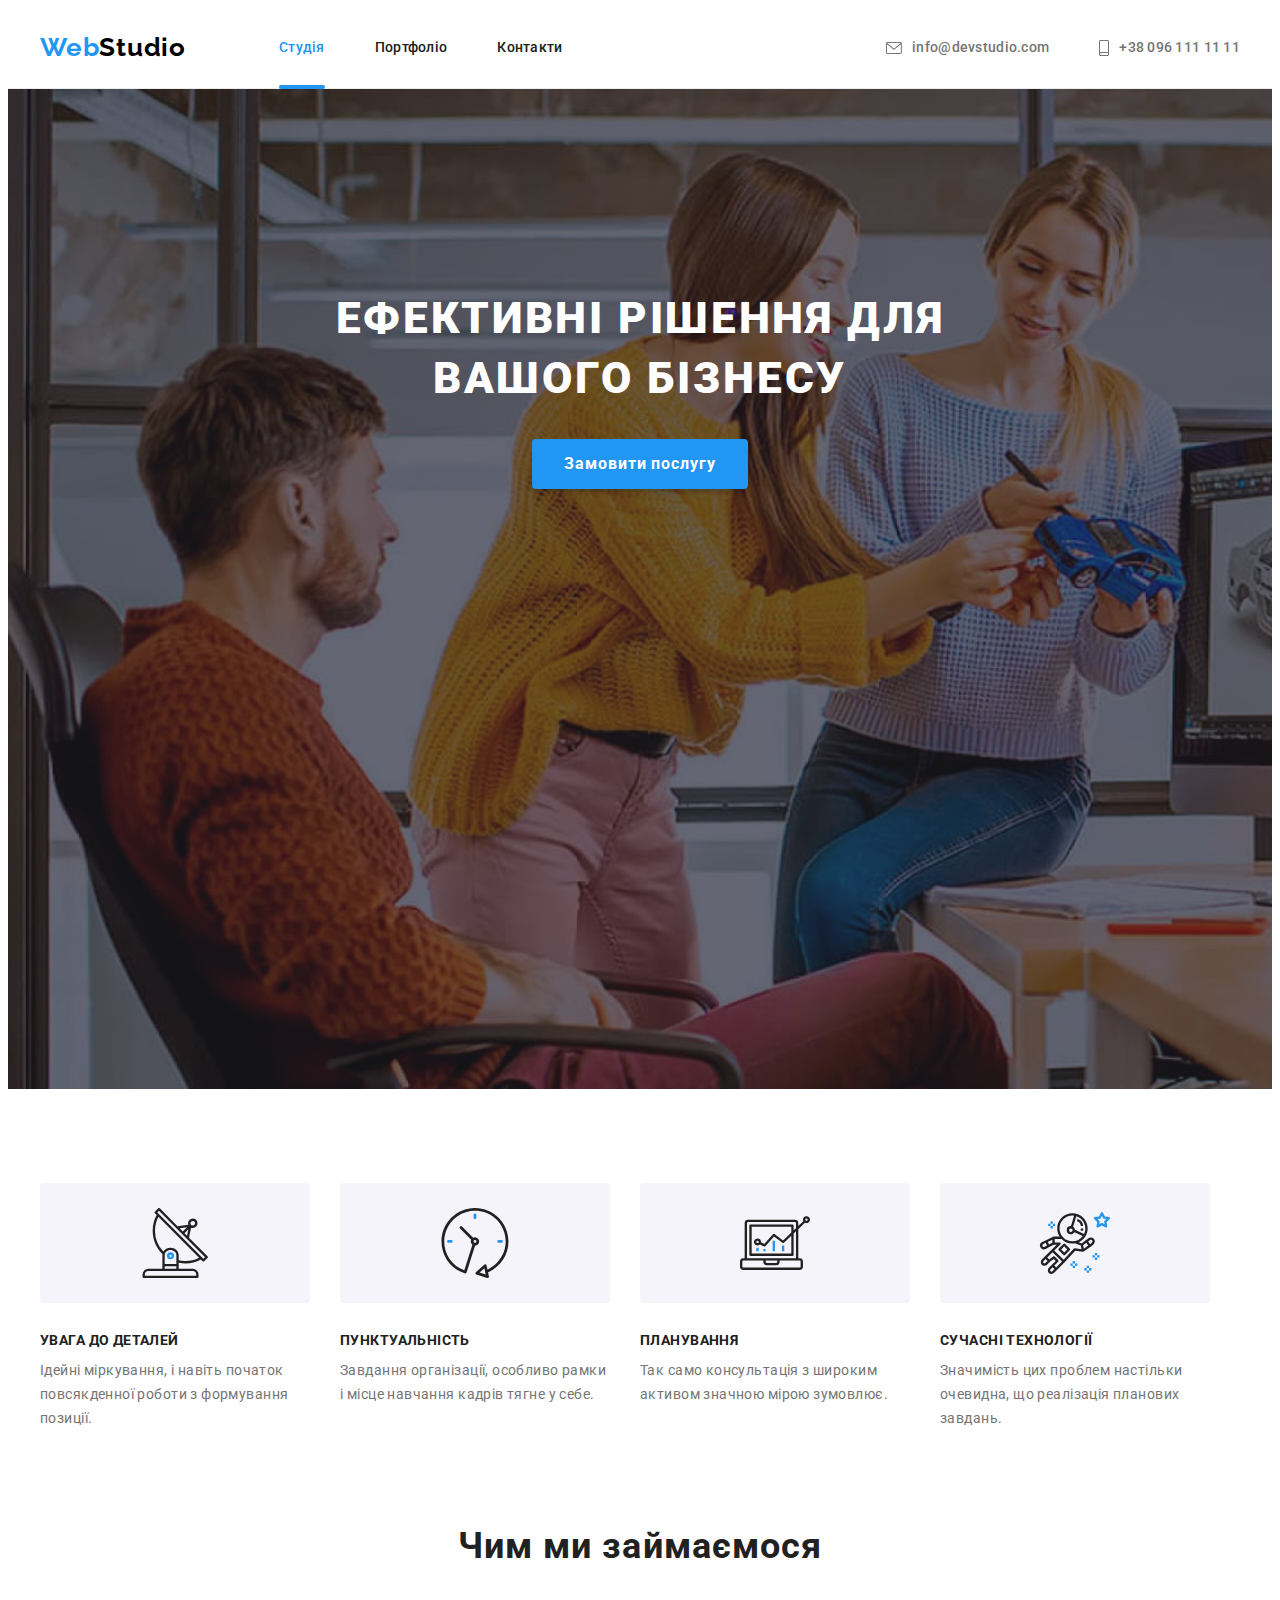
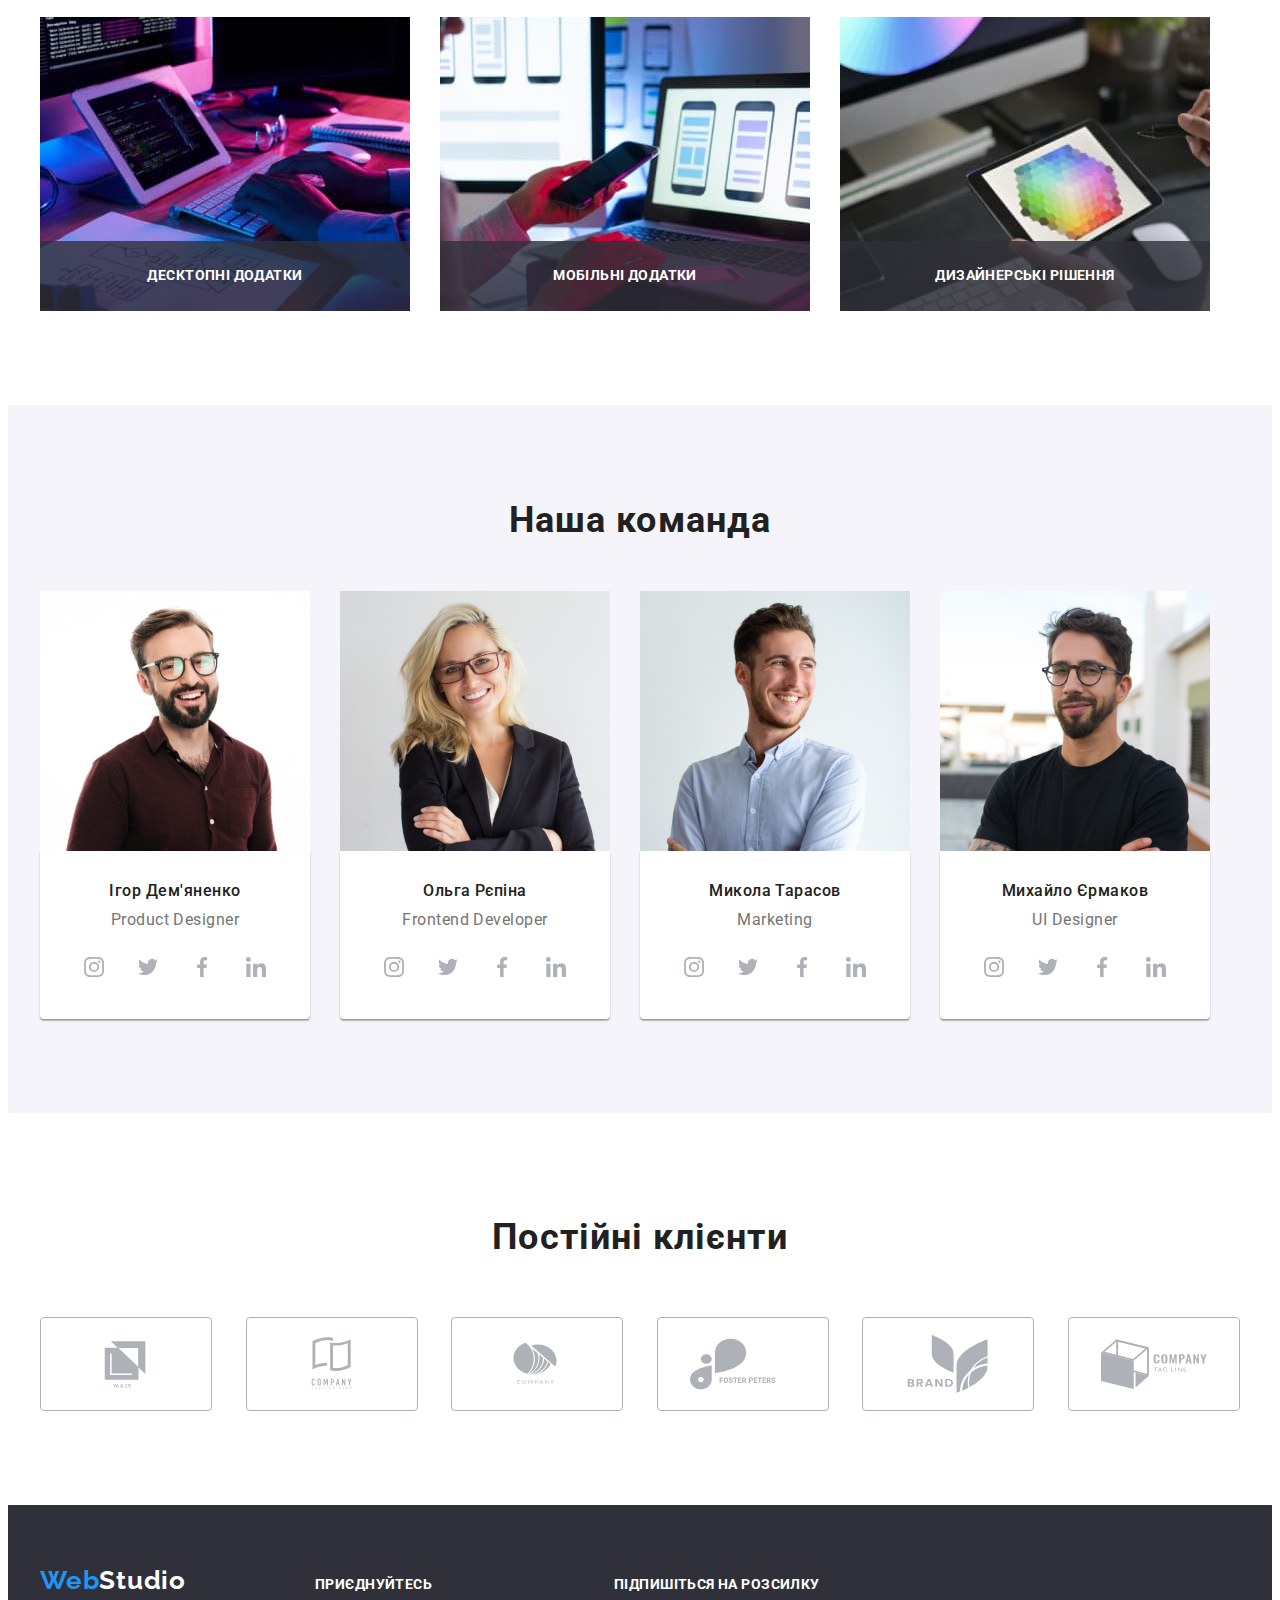
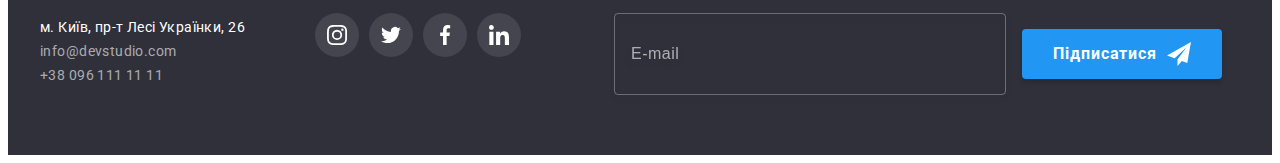
<file: index.html>
<!DOCTYPE html>
<html lang="uk">
  <head>
    <meta charset="UTF-8" />
    <meta http-equiv="X-UA-Compatible" content="IE=edge" />
    <meta name="viewport" content="width=device-width, initial-scale=1.0" />
    <title>Document</title>
    <link rel="preconnect" href="https://fonts.googleapis.com" />
    <link rel="preconnect" href="https://fonts.gstatic.com" crossorigin />
    <link
      href="https://fonts.googleapis.com/css2?family=Raleway:wght@700&family=Roboto:wght@400;500;700;900&display=swap"
      rel="stylesheet"
    />
    <link
      rel="stylesheet"
      href="https://cdnjs.cloudflare.com/ajax/libs/modern-normalize/1.1.0/modern-normalize.min.css"
      integrity="sha512-wpPYUAdjBVSE4KJnH1VR1HeZfpl1ub8YT/NKx4PuQ5NmX2tKuGu6U/JRp5y+Y8XG2tV+wKQpNHVUX03MfMFn9Q=="
      crossorigin="anonymous"
      referrerpolicy="no-referrer"
    />
    <link rel="stylesheet" href="./css/styles.css" />
    <link rel="stylesheet" href="./css/main.min.css" />
  </head>
  <body>
    <!-- хедер -->
    <header class="page-header">
      <div class="container">
        <nav class="navigate">
          <a href="./index.html" class="logo"
            ><span class="title-logo">Web</span>Studio</a
          >

          <!-- навігація -->
          <div class="nav-c">
            <ul class="site-nav">
              <li class="item current">
                <a href="./index.html" class="link">Студія</a>
              </li>
              <li class="item">
                <a href="./portfolio.html" class="link">Портфоліо</a>
              </li>
              <li class="item"><a href="" class="link">Контакти</a></li>
            </ul>
          </div>
        </nav>

        <!-- контакти -->
        <ul class="site-contacts">
          <li class="item">
            <a href="mailto:info@devstudio.com" class="contact-link link"
              ><svg class="icon-envelope" widht="16" height="12">
                <use href="./images/sprite.svg#icon-envelope"></use></svg
              >info@devstudio.com</a
            >
          </li>

          <li class="item">
            <a href="tel:+380961111111" class="contact-link link"
              ><svg class="icon-tel" widht="10" height="16">
                <use href="./images/sprite.svg#icon-smartphone"></use></svg
              >+38 096 111 11 11</a
            >
          </li>
        </ul>
      </div>
    </header>

    <main>
      <!-- герой -->
      <section class="section-hero section">
        <div class="container">
          <h1 class="hero-title">
            Ефективні рішення для <br />
            вашого бізнесу
          </h1>
          <button type="button" class="button-hero button" data-modal-open>
            Замовити послугу
          </button>
        </div>
      </section>

      <!-- блок 1 -->

      <section class="section-features section">
        <div class="container">
          <h2 class="features-title visually-hidden">Особливості</h2>

          <ul class="features-items">
            <li class="item-list">
              <div class="icon-features">
                <svg class="icon-antenna" widht="70" height="70">
                  <use href="./images/sprite.svg#icon-antenna"></use>
                </svg>
              </div>

              <h3 class="title-item-list">УВАГА ДО ДЕТАЛЕЙ</h3>
              <p class="features-items-text">
                Ідейні міркування, і навіть початок повсякденної роботи з
                формування позиції.
              </p>
            </li>

            <li class="item-list">
              <div class="icon-features">
                <svg class="icon-clock" widht="70" height="70">
                  <use href="./images/sprite.svg#icon-clock"></use>
                </svg>
              </div>
              <h3 class="title-item-list">ПУНКТУАЛЬНІСТЬ</h3>
              <p class="features-items-text">
                Завдання організації, особливо рамки і місце навчання кадрів
                тягне у себе.
              </p>
            </li>

            <li class="item-list">
              <div class="icon-features">
                <svg class="icon-diagram" widht="70" height="70">
                  <use href="./images/sprite.svg#icon-diagram"></use>
                </svg>
              </div>
              <h3 class="title-item-list">ПЛАНУВАННЯ</h3>
              <p class="features-items-text">
                Так само консультація з широким активом значною мірою зумовлює.
              </p>
            </li>

            <li class="item-list">
              <div class="icon-features">
                <svg class="icon-astronaut" widht="70" height="70">
                  <use href="./images/sprite.svg#icon-astronaut"></use>
                </svg>
              </div>
              <h3 class="title-item-list">СУЧАСНІ ТЕХНОЛОГІЇ</h3>
              <p class="features-items-text">
                Значимість цих проблем настільки очевидна, що реалізація
                планових завдань.
              </p>
            </li>
          </ul>
        </div>
      </section>

      <!-- блок 2 -->
      <section class="section-work section">
        <div class="container">
          <h2 class="work-title">Чим ми займаємося</h2>

          <ul class="work-list">
            <li class="wokr-list-item">
              <div class="wokr-list-thumb">
                <img
                  src="./images/box-1.jpg"
                  alt="працюю з кодом"
                  width="370"
                  height="294"
                  class="work-pictures pictures"
                />
                <div class="team-name-box">
                  <p class="text-wokr-list-item">Десктопні додатки</p>
                </div>
              </div>
            </li>

            <li class="wokr-list-item">
              <div class="wokr-list-thumb">
                <img
                  src="./images/box-2.jpg"
                  alt="тримаю телефон"
                  width="370"
                  height="294"
                  class="work-pictures pictures"
                />
                <div class="team-name-box">
                  <p class="text-wokr-list-item">Мобільні додатки</p>
                </div>
              </div>
            </li>

            <li class="wokr-list-item">
              <div class="wokr-list-thumb">
                <img
                  src="./images/box-3.jpg"
                  alt="вибираю колір"
                  width="370"
                  height="294"
                  class="work-pictures pictures"
                />
                <div class="team-name-box">
                  <p class="text-wokr-list-item">Дизайнерські рішення</p>
                </div>
              </div>
            </li>
          </ul>
        </div>
      </section>

      <!-- блок 3 -->
      <section class="section-team section">
        <div class="container">
          <h2 class="team-title">Наша команда</h2>
          <!-- команда -->
          <ul class="team-list">
            <li class="team-list-item">
              <img
                src="./images/igor.jpg"
                alt="Ігор Дем'яненко"
                width="270"
                height="260"
                class="team-pictures pictures"
              />
              <div class="content">
                <h3 class="team-list-name">Ігор Дем'яненко</h3>
                <p class="team-text">Product Designer</p>
                <ul class="team-social-icon-list">
                  <li class="social-icon-item">
                    <a href="" class="linc-icon">
                      <svg class="social-icon" width="20" height="20">
                        <use href="./images/sprite.svg#icon-instagram-1"></use>
                      </svg>
                    </a>
                  </li>

                  <li class="social-icon-item">
                    <a href="" class="linc-icon">
                      <svg class="social-icon" width="20" height="20">
                        <use href="./images/sprite.svg#icon-twitter-1"></use>
                      </svg>
                    </a>
                  </li>

                  <li class="social-icon-item">
                    <a href="" class="linc-icon">
                      <svg class="social-icon" width="20" height="20">
                        <use href="./images/sprite.svg#icon-facebook-1"></use>
                      </svg>
                    </a>
                  </li>

                  <li class="social-icon-item">
                    <a href="" class="linc-icon">
                      <svg class="social-icon" width="20" height="20">
                        <use href="./images/sprite.svg#icon-linkedin-1"></use>
                      </svg>
                    </a>
                  </li>
                </ul>
              </div>
            </li>

            <li class="team-list-item">
              <img
                src="./images/olga.jpg"
                alt="Ольга Рєпіна"
                width="270"
                height="260"
                class="team-pictures pictures"
              />
              <div class="content">
                <h3 class="team-list-name">Ольга Рєпіна</h3>
                <p class="team-text">Frontend Developer</p>
                <ul class="team-social-icon-list">
                  <li class="social-icon-item">
                    <a href="" class="linc-icon">
                      <svg class="social-icon" width="20" height="20">
                        <use href="./images/sprite.svg#icon-instagram-1"></use>
                      </svg>
                    </a>
                  </li>

                  <li class="social-icon-item">
                    <a href="" class="linc-icon">
                      <svg class="social-icon" width="20" height="20">
                        <use href="./images/sprite.svg#icon-twitter-1"></use>
                      </svg>
                    </a>
                  </li>

                  <li class="social-icon-item">
                    <a href="" class="linc-icon">
                      <svg class="social-icon" width="20" height="20">
                        <use href="./images/sprite.svg#icon-facebook-1"></use>
                      </svg>
                    </a>
                  </li>

                  <li class="social-icon-item">
                    <a href="" class="linc-icon">
                      <svg class="social-icon" width="20" height="20">
                        <use href="./images/sprite.svg#icon-linkedin-1"></use>
                      </svg>
                    </a>
                  </li>
                </ul>
              </div>
            </li>

            <li class="team-list-item">
              <img
                src="./images/mykola.jpg"
                alt="Микола Тарасов"
                width="270"
                height="260"
                class="team-pictures pictures"
              />
              <div class="content">
                <h3 class="team-list-name">Микола Тарасов</h3>
                <p class="team-text">Marketing</p>
                <ul class="team-social-icon-list">
                  <li class="social-icon-item">
                    <a href="" class="linc-icon">
                      <svg class="social-icon" width="20" height="20">
                        <use href="./images/sprite.svg#icon-instagram-1"></use>
                      </svg>
                    </a>
                  </li>

                  <li class="social-icon-item">
                    <a href="" class="linc-icon">
                      <svg class="social-icon" width="20" height="20">
                        <use href="./images/sprite.svg#icon-twitter-1"></use>
                      </svg>
                    </a>
                  </li>

                  <li class="social-icon-item">
                    <a href="" class="linc-icon">
                      <svg class="social-icon" width="20" height="20">
                        <use href="./images/sprite.svg#icon-facebook-1"></use>
                      </svg>
                    </a>
                  </li>

                  <li class="social-icon-item">
                    <a href="" class="linc-icon">
                      <svg class="social-icon" width="20" height="20">
                        <use href="./images/sprite.svg#icon-linkedin-1"></use>
                      </svg>
                    </a>
                  </li>
                </ul>
              </div>
            </li>

            <li class="team-list-item">
              <img
                src="./images/mykhailo.jpg"
                alt="Михайло Єрмаков"
                width="270"
                height="260"
                class="team-pictures pictures"
              />
              <div class="content">
                <h3 class="team-list-name">Михайло Єрмаков</h3>
                <p class="team-text">UI Designer</p>
                <ul class="team-social-icon-list">
                  <li class="social-icon-item">
                    <a href="" class="linc-icon">
                      <svg class="social-icon" width="20" height="20">
                        <use href="./images/sprite.svg#icon-instagram-1"></use>
                      </svg>
                    </a>
                  </li>

                  <li class="social-icon-item">
                    <a href="" class="linc-icon">
                      <svg class="social-icon" width="20" height="20">
                        <use href="./images/sprite.svg#icon-twitter-1"></use>
                      </svg>
                    </a>
                  </li>

                  <li class="social-icon-item">
                    <a href="" class="linc-icon">
                      <svg class="social-icon" width="20" height="20">
                        <use href="./images/sprite.svg#icon-facebook-1"></use>
                      </svg>
                    </a>
                  </li>

                  <li class="social-icon-item">
                    <a href="" class="linc-icon">
                      <svg class="social-icon" width="20" height="20">
                        <use href="./images/sprite.svg#icon-linkedin-1"></use>
                      </svg>
                    </a>
                  </li>
                </ul>
              </div>
            </li>
          </ul>
        </div>
      </section>
    </main>

    <!-- ПОСТІЙНІ КЛІЄНТИ -->

    <section class="section-clients section">
      <div class="container">
        <h2 class="clients-title">Постійні клієнти</h2>
        <ul class="clients-list">
          <li class="client-item">
            <a href="" class="client-linc-icon">
              <svg class="client-icon" width="106" height="60">
                <use href="./images/sprite.svg#icon-logo1"></use>
              </svg>
            </a>
          </li>

          <li class="client-item">
            <a href="" class="client-linc-icon">
              <svg class="client-icon" width="106" height="60">
                <use href="./images/sprite.svg#icon-logo-2"></use>
              </svg>
            </a>
          </li>

          <li class="client-item">
            <a href="" class="client-linc-icon">
              <svg class="client-icon" width="106" height="60">
                <use href="./images/sprite.svg#icon-client-logo-3"></use>
              </svg>
            </a>
          </li>

          <li class="client-item">
            <a href="" class="client-linc-icon">
              <svg class="client-icon" width="106" height="60">
                <use href="./images/sprite.svg#icon-logo-4"></use>
              </svg>
            </a>
          </li>

          <li class="client-item">
            <a href="" class="client-linc-icon">
              <svg class="client-icon" width="106" height="60">
                <use href="./images/sprite.svg#icon-logo-5"></use>
              </svg>
            </a>
          </li>

          <li class="client-item">
            <a href="" class="client-linc-icon">
              <svg class="client-icon" width="106" height="60">
                <use href="./images/sprite.svg#icon-logo-6"></use>
              </svg>
            </a>
          </li>
        </ul>
      </div>
    </section>

    <!-- футер -->
    <footer class="footer-items">
      <div class="container">
        <div class="address-container">
          <a href="./index.html" class="logo logo-footer"
            ><span class="title-logo">Web</span>Studio
          </a>

          <!-- адреса -->
          <address class="address-items">
            <div class="address-container">
              <ul class="address-list">
                <li class="address-place">
                  <a
                    href="https://www.google.com/maps/place/%D0%B1%D1%83%D0%BB%D1%8C%D0%B2%D0%B0%D1%80+%D0%9B%D0%B5%D1%81%D1%96+%D0%A3%D0%BA%D1%80%D0%B0%D1%97%D0%BD%D0%BA%D0%B8,+26,+%D0%9A%D0%B8%D1%97%D0%B2,+02000/@50.4267703,30.537616,18z/data=!4m5!3m4!1s0x40d4cf0e033ecbe9:0x57a4dffefec77da0!8m2!3d50.4265807!4d30.5383859"
                    target="_blank"
                    rel="noopener noreferrer"
                    class="link"
                    ><span class="place-text"
                      >м. Київ, пр-т Лесі Українки, 26</span
                    >
                  </a>
                </li>
                <li class="address-contacts">
                  <a href="mailto:info@devstudio.com" class="link"
                    >info@devstudio.com</a
                  >
                </li>

                <li class="address-contacts">
                  <a href="tel:+380961111111" class="link">+38 096 111 11 11</a>
                </li>
              </ul>
            </div>
          </address>
        </div>

        <div class="social-container">
          <h2 class="footer-social-title">Приєднуйтесь</h2>
          <ul class="footer-social-icon-list">
            <li class="social-icon-item">
              <a href="" class="linc-icon bot">
                <svg class="social-icon join" width="20" height="20">
                  <use href="./images/sprite.svg#icon-instagram-1"></use>
                </svg>
              </a>
            </li>

            <li class="social-icon-item">
              <a href="" class="linc-icon bot">
                <svg class="social-icon join" width="20" height="20">
                  <use href="./images/sprite.svg#icon-twitter-1"></use>
                </svg>
              </a>
            </li>

            <li class="social-icon-item">
              <a href="" class="linc-icon bot">
                <svg class="social-icon join" width="20" height="20">
                  <use href="./images/sprite.svg#icon-facebook-1"></use>
                </svg>
              </a>
            </li>

            <li class="social-icon-item">
              <a href="" class="linc-icon bot">
                <svg class="social-icon join" width="20" height="20">
                  <use href="./images/sprite.svg#icon-linkedin-1"></use>
                </svg>
              </a>
            </li>
          </ul>
        </div>
        <div class="label-form">
          <p class="form-title">Підпишіться на розсилку</p>
          <form class="submit-form">
            <input
              type="email"
              name="mail"
              class="mail-text"
              placeholder="E-mail"
            />

            <button type="submit" class="button-send">
              Підписатися
              <svg class="btn-icon" width="24" height="24">
                <use href="./images/icons.svg#icon-send"></use>
              </svg>
            </button>
          </form>
        </div>
      </div>
    </footer>

    <!-- МОДАЛЬНЕ ВІКНО -->
    <section>
      <div class="backdrop is-hidden" data-modal>
        <div role="group" class="modal">
          <form class="modal-form form">
            <p class="modal-title">Залиште свої дані, ми вам передзвонимо</p>

            <div class="form-field">
              <label class="form-label" for="name">Ім'я</label>
              <div class="input-wrap">
                <input class="form-input" type="text" name="name" id="name" />
                <svg class="modal-icon" width="18" height="18">
                  <use href="./images/icons.svg#icon-person-black"></use>
                </svg>
              </div>
            </div>

            <div class="form-field">
              <label class="form-label" for="tel">Телефон</label>
              <div class="input-wrap">
                <input class="form-input" type="tel" name="tel" id="tel" />
                <svg class="modal-icon" width="18" height="18">
                  <use href="./images/icons.svg#icon-phone-black"></use>
                </svg>
              </div>
            </div>

            <div class="form-field">
              <label class="form-label" for="mail">Пошта</label>
              <div class="input-wrap">
                <input class="form-input" type="email" name="mail" id="mail" />
                <svg class="modal-icon" width="18" height="18">
                  <use href="./images/icons.svg#icon-email-black"></use>
                </svg>
              </div>
            </div>

            <div class="form-field">
              <label class="form-label" for="coment">Коментар</label>
              <textarea
                name="coment"
                id="coment"
                rows="6"
                placeholder="Введіть текст"
              ></textarea>
            </div>

            <div class="form-cotnract">
              <input
                class="input-btn visually-hidden"
                type="checkbox"
                name="contract"
                id="contract"
              />
              <label class="contract-label" for="contract">
                <span>
                  <svg class="contract-icon" width="16" height="15">
                    <use href="./images/icons.svg#icon-Vector-check"></use></svg
                ></span>
                Погоджуюся з розсилкою та приймаю
                <a href="" class="contract-link">Умови договору</a></label
              >
            </div>

            <div class="form-send">
              <button type="submit" class="btn-modal-send button">
                Відправити
              </button>
            </div>

            <button class="btn-modal" data-modal-close>
              <svg class="icon-close" width="18" height="18">
                <use href="./images/icons.svg#icon-close"></use>
              </svg>
            </button>
          </form>
        </div>
      </div>
    </section>

    <script src="./js/modal.js"></script>
  </body>
</html>
</file>
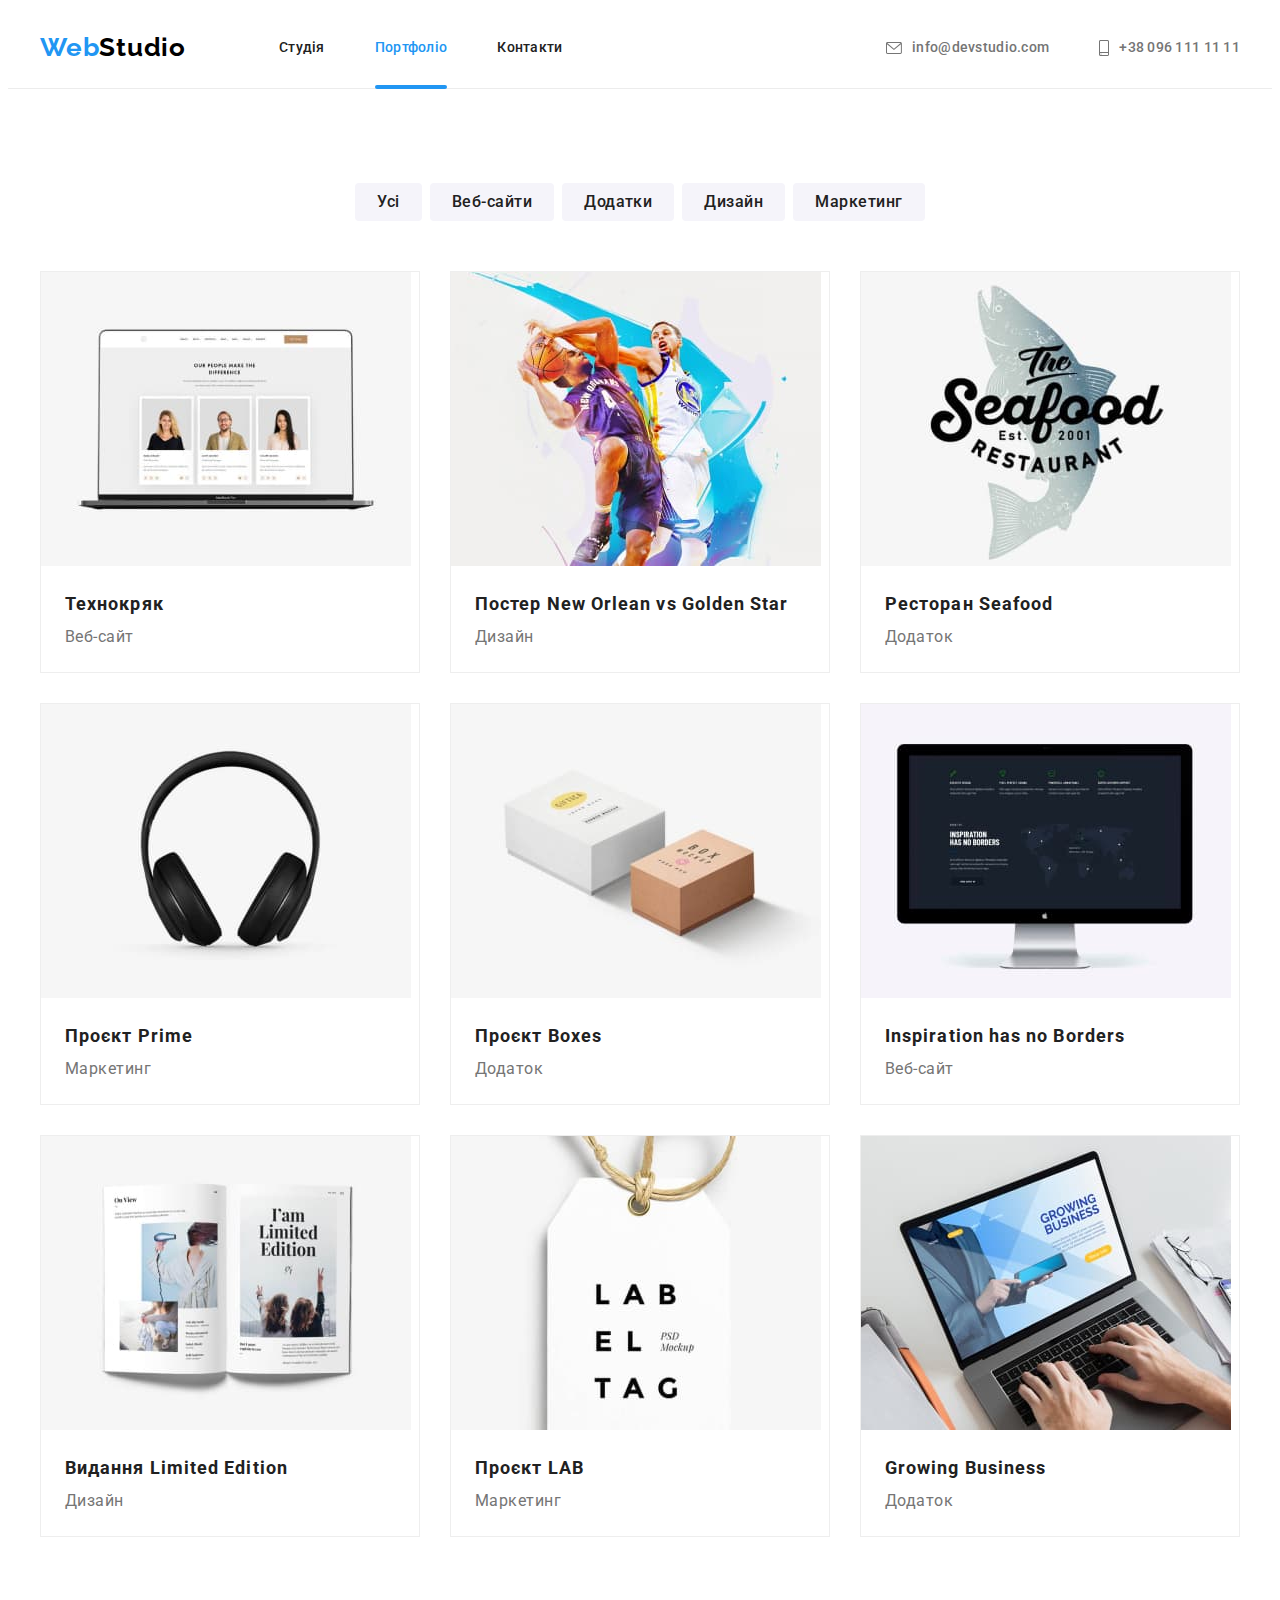
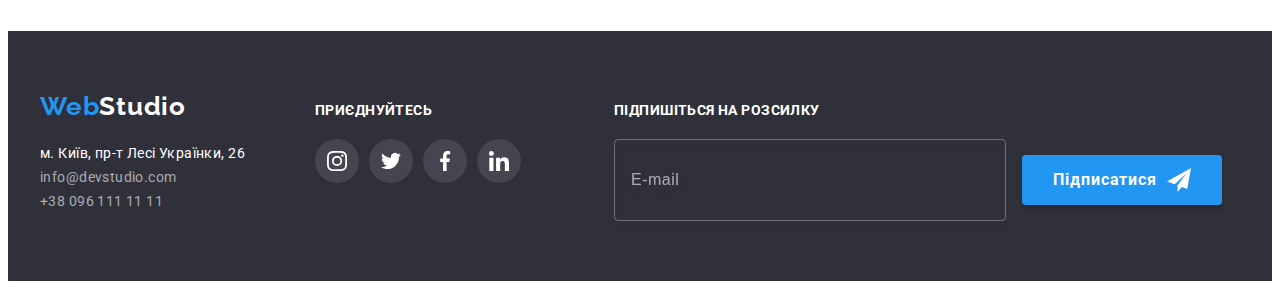
<file: portfolio.html>
<!DOCTYPE html>
<html lang="uk">
  <head>
    <meta charset="UTF-8" />
    <meta http-equiv="X-UA-Compatible" content="IE=edge" />
    <meta name="viewport" content="width=device-width, initial-scale=1.0" />
    <title>Document</title>
    <link rel="preconnect" href="https://fonts.googleapis.com" />
    <link rel="preconnect" href="https://fonts.gstatic.com" crossorigin />
    <link
      href="https://fonts.googleapis.com/css2?family=Raleway:wght@700&family=Roboto:wght@400;500;700;900&display=swap"
      rel="stylesheet"
    />
    <link
      rel="stylesheet"
      href="https://cdnjs.cloudflare.com/ajax/libs/modern-normalize/1.1.0/modern-normalize.min.css"
      integrity="sha512-wpPYUAdjBVSE4KJnH1VR1HeZfpl1ub8YT/NKx4PuQ5NmX2tKuGu6U/JRp5y+Y8XG2tV+wKQpNHVUX03MfMFn9Q=="
      crossorigin="anonymous"
      referrerpolicy="no-referrer"
    />
    <link rel="stylesheet" href="./css/styles.css" />
    <link rel="stylesheet" href="./css/main.min.css" />
  </head>
  <body>
    <!-- хедер -->
    <header class="page-header">
      <div class="container">
        <nav class="navigate">
          <a href="./index.html" class="logo"
            ><span class="title-logo">Web</span>Studio</a
          >

          <!-- навігація -->
          <div class="nav-thumb">
            <ul class="site-nav">
              <li class="item">
                <a href="./index.html" class="link">Студія</a>
              </li>
              <li class="item current">
                <a href="./portfolio.html" class="link">Портфоліо</a>
              </li>
              <li class="item"><a href="" class="link">Контакти</a></li>
            </ul>
          </div>
        </nav>

        <!-- контакти -->
        <ul class="site-contacts">
          <li class="item">
            <a href="mailto:info@devstudio.com" class="contact-link link"
              ><svg class="icon-envelope" widht="16" height="12">
                <use href="./images/sprite.svg#icon-envelope"></use></svg
              >info@devstudio.com</a
            >
          </li>

          <li class="item">
            <a href="tel:+380961111111" class="contact-link link"
              ><svg class="icon-tel" widht="10" height="16">
                <use href="./images/sprite.svg#icon-smartphone"></use></svg
              >+38 096 111 11 11</a
            >
          </li>
        </ul>
      </div>
    </header>

    <main>
      <!-- Портфоліо -->

      <section class="portfolio-section section">
        <div class="container">
          <h1 class="portfolio-title visually-hidden">Портфоліо</h1>

          <ul class="portfolio-nav">
            <li class="item">
              <button type="button" class="button-portfolio button">Усі</button>
            </li>
            <li class="item">
              <button type="button" class="button-portfolio button">
                Веб-сайти
              </button>
            </li>
            <li class="item">
              <button type="button" class="button-portfolio button">
                Додатки
              </button>
            </li>
            <li class="item">
              <button type="button" class="button-portfolio button">
                Дизайн
              </button>
            </li>
            <li class="item">
              <button type="button" class="button-portfolio button">
                Маркетинг
              </button>
            </li>
          </ul>

          <ul class="gallery-list">
            <li class="gallery-list-item">
              <a href="" class="gallery-icon link">
                <div class="gallary-thumb">
                  <img
                    src="./images/2-1.jpg"
                    alt="Веб-сайт"
                    width="370"
                    height="294"
                    class="gallary"
                  />
                  <p class="gallary-effect-text">
                    Ресурс пропонує комплексні пропозиції з різним рівнем
                    функціоналу та сервісів. Все це дозволить відвідувачу
                    отримати вичерпні відомості про компанію чи приватну особу.
                  </p>
                </div>
                <div class="content">
                  <h3 class="gallery-list-title">Технокряк</h3>
                  <p class="gallery-text">Веб-сайт</p>
                </div>
              </a>
            </li>

            <li class="gallery-list-item">
              <a href="" class="gallery-icon link">
                <div class="gallary-thumb">
                  <img
                    src="./images/2-2.jpg"
                    alt="гра в баскетбол"
                    width="370"
                    height="294"
                  />
                  <p class="gallary-effect-text">
                    Ресурс пропонує комплексні пропозиції з різним рівнем
                    функціоналу та сервісів. Все це дозволить відвідувачу
                    отримати вичерпні відомості про компанію чи приватну особу.
                  </p>
                </div>
                <div class="content">
                  <h3 class="gallery-list-title">
                    Постер New Orlean vs Golden Star
                  </h3>
                  <p class="gallery-text">Дизайн</p>
                </div>
              </a>
            </li>

            <li class="gallery-list-item">
              <a href="" class="gallery-icon link">
                <div class="gallary-thumb">
                  <img
                    src="./images/2-3.jpg"
                    alt="логотип ресторану"
                    width="370"
                    height="294"
                  />
                  <p class="gallary-effect-text">
                    Ресурс пропонує комплексні пропозиції з різним рівнем
                    функціоналу та сервісів. Все це дозволить відвідувачу
                    отримати вичерпні відомості про компанію чи приватну особу.
                  </p>
                </div>
                <div class="content">
                  <h3 class="gallery-list-title">Ресторан Seafood</h3>
                  <p class="gallery-text">Додаток</p>
                </div>
              </a>
            </li>

            <li class="gallery-list-item">
              <a href="" class="gallery-icon link">
                <div class="gallary-thumb">
                  <img
                    src="./images/2-4.jpg"
                    alt="навушники"
                    width="370"
                    height="294"
                  />
                  <p class="gallary-effect-text">
                    Ресурс пропонує комплексні пропозиції з різним рівнем
                    функціоналу та сервісів. Все це дозволить відвідувачу
                    отримати вичерпні відомості про компанію чи приватну особу.
                  </p>
                </div>
                <div class="content">
                  <h3 class="gallery-list-title">Проєкт Prime</h3>
                  <p class="gallery-text">Маркетинг</p>
                </div>
              </a>
            </li>

            <li class="gallery-list-item">
              <a href="" class="gallery-icon link">
                <div class="gallary-thumb">
                  <img
                    src="./images/2-5.jpg"
                    alt="навушники"
                    width="370"
                    height="294"
                  />
                  <p class="gallary-effect-text">
                    Ресурс пропонує комплексні пропозиції з різним рівнем
                    функціоналу та сервісів. Все це дозволить відвідувачу
                    отримати вичерпні відомості про компанію чи приватну особу.
                  </p>
                </div>
                <div class="content">
                  <h3 class="gallery-list-title">Проєкт Boxes</h3>
                  <p class="gallery-text">Додаток</p>
                </div>
              </a>
            </li>

            <li class="gallery-list-item">
              <a href="" class="gallery-icon link">
                <div class="gallary-thumb">
                  <img
                    src="./images/2-6.jpg"
                    alt="монітор"
                    width="370"
                    height="294"
                  />
                  <p class="gallary-effect-text">
                    Ресурс пропонує комплексні пропозиції з різним рівнем
                    функціоналу та сервісів. Все це дозволить відвідувачу
                    отримати вичерпні відомості про компанію чи приватну особу.
                  </p>
                </div>
                <div class="content">
                  <h3 class="gallery-list-title">Inspiration has no Borders</h3>
                  <p class="gallery-text">Веб-сайт</p>
                </div>
              </a>
            </li>

            <li class="gallery-list-item">
              <a href="" class="gallery-icon link">
                <div class="gallary-thumb">
                  <img
                    src="./images/2-7.jpg"
                    alt="книга"
                    width="370"
                    height="294"
                  />
                  <p class="gallary-effect-text">
                    Ресурс пропонує комплексні пропозиції з різним рівнем
                    функціоналу та сервісів. Все це дозволить відвідувачу
                    отримати вичерпні відомості про компанію чи приватну особу.
                  </p>
                </div>
                <div class="content">
                  <h3 class="gallery-list-title">Видання Limited Edition</h3>
                  <p class="gallery-text">Дизайн</p>
                </div>
              </a>
            </li>

            <li class="gallery-list-item">
              <a href="" class="gallery-icon link">
                <div class="gallary-thumb">
                  <img
                    src="./images/2-8.jpg"
                    alt="етикетка"
                    width="370"
                    height="294"
                  />
                  <p class="gallary-effect-text">
                    Ресурс пропонує комплексні пропозиції з різним рівнем
                    функціоналу та сервісів. Все це дозволить відвідувачу
                    отримати вичерпні відомості про компанію чи приватну особу.
                  </p>
                </div>
                <div class="content">
                  <h3 class="gallery-list-title">Проєкт LAB</h3>
                  <p class="gallery-text">Маркетинг</p>
                </div>
              </a>
            </li>

            <li class="gallery-list-item">
              <a href="" class="gallery-icon link">
                <div class="gallary-thumb">
                  <img
                    src="./images/2-9.jpg"
                    alt="нетбук"
                    width="370"
                    height="294"
                  />
                  <p class="gallary-effect-text">
                    Ресурс пропонує комплексні пропозиції з різним рівнем
                    функціоналу та сервісів. Все це дозволить відвідувачу
                    отримати вичерпні відомості про компанію чи приватну особу.
                  </p>
                </div>
                <div class="content">
                  <h3 class="gallery-list-title">Growing Business</h3>
                  <p class="gallery-text">Додаток</p>
                </div>
              </a>
            </li>
          </ul>
        </div>
      </section>
    </main>

    <!-- футер -->

    <footer class="footer-items">
      <div class="container">
        <div class="address-container">
          <a href="./index.html" class="logo logo-footer"
            ><span class="title-logo">Web</span>Studio
          </a>

          <!-- адреса -->
          <address class="address-items">
            <div class="address-container">
              <ul class="address-list">
                <li class="address-place">
                  <a
                    href="https://www.google.com/maps/place/%D0%B1%D1%83%D0%BB%D1%8C%D0%B2%D0%B0%D1%80+%D0%9B%D0%B5%D1%81%D1%96+%D0%A3%D0%BA%D1%80%D0%B0%D1%97%D0%BD%D0%BA%D0%B8,+26,+%D0%9A%D0%B8%D1%97%D0%B2,+02000/@50.4267703,30.537616,18z/data=!4m5!3m4!1s0x40d4cf0e033ecbe9:0x57a4dffefec77da0!8m2!3d50.4265807!4d30.5383859"
                    target="_blank"
                    rel="noopener noreferrer"
                    class="link"
                    ><span class="place-text"
                      >м. Київ, пр-т Лесі Українки, 26</span
                    >
                  </a>
                </li>
                <li class="address-contacts">
                  <a href="mailto:info@devstudio.com" class="link"
                    >info@devstudio.com</a
                  >
                </li>

                <li class="address-contacts">
                  <a href="tel:+380961111111" class="link">+38 096 111 11 11</a>
                </li>
              </ul>
            </div>
          </address>
        </div>

        <div class="social-container">
          <h2 class="footer-social-title">Приєднуйтесь</h2>
          <ul class="footer-social-icon-list">
            <li class="social-icon-item">
              <a href="" class="linc-icon bot">
                <svg class="social-icon join" width="20" height="20">
                  <use href="./images/sprite.svg#icon-instagram-1"></use>
                </svg>
              </a>
            </li>

            <li class="social-icon-item">
              <a href="" class="linc-icon bot">
                <svg class="social-icon join" width="20" height="20">
                  <use href="./images/sprite.svg#icon-twitter-1"></use>
                </svg>
              </a>
            </li>

            <li class="social-icon-item">
              <a href="" class="linc-icon bot">
                <svg class="social-icon join" width="20" height="20">
                  <use href="./images/sprite.svg#icon-facebook-1"></use>
                </svg>
              </a>
            </li>

            <li class="social-icon-item">
              <a href="" class="linc-icon bot">
                <svg class="social-icon join" width="20" height="20">
                  <use href="./images/sprite.svg#icon-linkedin-1"></use>
                </svg>
              </a>
            </li>
          </ul>
        </div>
        <div class="label-form">
          <p class="form-title">Підпишіться на розсилку</p>
          <form class="submit-form">
            <input
              type="email"
              name="mail"
              class="mail-text"
              placeholder="E-mail"
            />

            <button type="submit" class="button-send">
              Підписатися
              <svg class="btn-icon" width="24" height="24">
                <use href="./images/icons.svg#icon-send"></use>
              </svg>
            </button>
          </form>
        </div>
      </div>
    </footer>
  </body>
</html>
</file>
<file: css/styles.css>
:root {
  --primari-text-color: #212121;
  --title-text-color: #212121;
  --accent-color: #2196f3;
  --accent-button-color: #2196f3;
  --button-text-color: #ffffff;
  --primari-bcg-color: #f5f5f5;
  --paragraph-text: #757575;
}

body {
  font-family: "Roboto", sans-serif;
  color: var(--primari-text-color);
  background-color: #ffffff;
}

/* НАВІГАЦІЯ */

.logo {
  padding-top: 24px;
  padding-bottom: 25px;

  text-decoration: none;
  font-family: "Raleway", sans-serif;
  font-weight: 700;
  font-size: 26px;
  line-height: 1.19;

  letter-spacing: 0.03em;
  color: #000000;
}

.title-logo {
  color: #2196f3;
}

/* Футер лого */

footer .logo {
  color: #ffffff;
}

.section {
  padding-top: 94px;
  padding-bottom: 94px;
  /* outline: 2px solid tomato; */
  max-width: 1600px;
}

h1,
h2,
h3,
h4,
h5,
h6,
p,
ul {
  margin-top: 0;
  margin-bottom: 0;
}

/*------------- ХЕДЕР -------------*/



a {
  font-family: inherit;
  outline: none;
}

a.link {
  color: var(--primari-text-color);
}

.link {
  text-decoration: none;
  display: block;

  transition-property: color;
  transition-duration: 250ms;
  transition-timing-function: cubic-bezier(0.4, 0, 0.2, 1);
}

.address-items .link {
  display: flex;
  text-decoration: none;
}

.site-contacts {
  display: flex;
  align-items: center;

  margin-left: auto;
  padding-left: 0;
}

.site-contacts .item {
  display: inline-flex;
  padding-top: 32px;
  padding-bottom: 32px;
}

.site-contacts .item + .item {
  margin-left: 50px;
}

.site-contacts .link {
  font-weight: 500;
  font-size: 14px;
  line-height: 1.14;
  letter-spacing: 0.02em;

  color: #757575;
}

.item {
  position: relative;
}

.current .link {
  color: var(--accent-color);
}

.item.current .link::after {
  position: absolute;

  display: inline-block;

  content: "";

  width: 100%;
  height: 4px;

  bottom: -1px;
  left: 0;

  background: var(--accent-color);
  border-radius: 2px;
}

ul {
  list-style: none;
  font-style: normal;
}

.link:hover,
.link:focus {
  color: var(--accent-color);
}

img {
  display: block;
}

.icon-contact {
  display: flex;
}

.contact-link {
  display: flex;
  align-items: center;
  fill: #757575;
}

.icon-envelope {
  width: 16px;
  height: 12px;
  margin-right: 10px;
  fill: inherit;

  transition: fill 250ms cubic-bezier(0.4, 0, 0.2, 1);
}

.contact-link.link:hover,
.contact-link.link:focus {
  fill: var(--accent-color);
}

.icon-tel {
  display: flex;

  width: 10px;
  height: 16px;
  margin-right: 10px;

  fill: inherit;
  transition: fill 250ms cubic-bezier(0.4, 0, 0.2, 1);
}

/*------------- ГЕРОЙ -------------*/

.section-hero.section {
  max-width: 1600px;
  height: 600px;
  padding-top: 200px;
  padding-bottom: 200px;

  background-image: linear-gradient(
      to right,
      rgba(47, 48, 58, 0.4),
      rgba(47, 48, 58, 0.4)
    ),
    url(../images/hero.jpg);
  background-size: cover;
  background-repeat: no-repeat;
  background-color: #c4c4c4;
}

.section-hero {
  background-color: #2f303a;
  text-align: center;
}

.hero-title {
  text-align: center;

  font-weight: 900;
  font-size: 44px;
  line-height: 1.36;

  letter-spacing: 0.06em;
  text-transform: uppercase;

  color: #ffffff;
  margin-bottom: 30px;
}

/*------------- КНОПКИ -------------*/

button {
  display: inline-block;
  font-family: inherit;
  cursor: pointer;
  text-align: center;

  outline: none;
}

.button {
  background: #f5f4fa;
  border-radius: 4px;
  padding: 6px 22px;

  transition-property: color, background-color, box-shadow;
  transition-duration: 250ms;
  transition-timing-function: cubic-bezier(0.4, 0, 0.2, 1);
}

.button-hero {
  border: none;
  font-weight: 700;
  font-size: 16px;
  line-height: 1.88;

  min-width: 216px;
  padding: 10px 32px;

  letter-spacing: 0.06em;

  outline: none;

  background: #2196f3;
  box-shadow: 0px 4px 4px rgba(0, 0, 0, 0.15);
  border-radius: 4px;
  color: var(--button-text-color);

  transition-property: background-color;
  transition-duration: 250ms;
  transition-timing-function: cubic-bezier(0.4, 0, 0.2, 1);
}

.button:hover,
.button:focus {
  /* padding: 6px 25px; */
  color: #ffffff;
  background-color: var(--accent-color);

  box-shadow: 0px 3px 1px rgba(0, 0, 0, 0.1), 0px 1px 2px rgba(0, 0, 0, 0.08),
    0px 2px 2px rgba(0, 0, 0, 0.12);
  border-radius: 4px;
}

.button-hero:active {
  background: #188ce8;
}

/*------------- БЛОК 1 -------------*/

/* .section-features {} */

.features-title {
  color: var(--primari-bcg-color);
}

.features-items {
  display: flex;
  padding-left: 0;
}

.features-items .item-list:not(:last-child) {
  margin-right: 30px;
}

.features-items .item-list {
  max-width: 270px;
}

/* .item-list {} */

/* .item-list::before {
  display: block;
  content: "";
  height: 120px;

  background: #f5f4fa;
  border-radius: 4px;

  margin-bottom: 30px;

  background-size: contain;
  background-repeat: no-repeat;
  background-position: center;
} */

.title-item-list {
  font-weight: 700;
  font-size: 14px;
  line-height: 1.14;
  letter-spacing: 0.03em;
  text-transform: uppercase;

  color: var(--primari-text-color);

  margin-bottom: 10px;
}

.icon-features {
  display: flex;
  align-items: center;
  width: 270px;
  height: 120px;

  background: #f5f4fa;
  border-radius: 4px;

  margin-bottom: 30px;
}

.features-items-text {
  font-size: 14px;
  line-height: 1.71;

  letter-spacing: 0.03em;

  color: var(--paragraph-text);
}

/*------------- БЛОК 2 -------------*/

.section-work {
  padding-top: 0;
}

.work-title {
  font-weight: 700;
  font-size: 36px;
  line-height: 1.17;
  text-align: center;
  letter-spacing: 0.03em;

  color: var(--primari-text-color);

  margin-bottom: 50px;
}

.work-list {
  padding: 0;
  display: flex;
  flex-wrap: wrap;
}

.wokr-list-item {
  display: flex;
  margin-right: 30px;
}

.wokr-list-item:nth-child(3n) {
  margin-right: 0;
}

.wokr-list-thumb {
  position: relative;
}

.text-wokr-list-item {
  font-weight: 700;
  font-size: 14px;
  line-height: 1.14;
  text-align: center;
  letter-spacing: 0.03em;
  text-transform: uppercase;

  color: #ffffff;
}

.team-name-box {
  position: absolute;

  bottom: 0;
  width: 100%;
  height: 70px;

  display: flex;
  justify-content: center;
  align-items: center;

  background: rgba(47, 48, 58, 0.8);
}
/* .work-pictures {} */

/*------------- БЛОК 3 -------------*/

.section-team {
  background-color: #f5f4fa;
}

.team-title {
  font-weight: 700;
  font-size: 36px;
  line-height: 1.17;
  text-align: center;
  letter-spacing: 0.03em;

  color: var(--primari-text-color);

  margin-bottom: 50px;
}

.team-list {
  padding: 0;
  display: flex;
  text-align: center;
}

.team-list .content {
  padding-top: 30px;
  padding-bottom: 30px;

  box-shadow: 0px 1px 3px rgba(0, 0, 0, 0.12), 0px 1px 1px rgba(0, 0, 0, 0.14),
    0px 2px 1px rgba(0, 0, 0, 0.2);
  border-radius: 0px 0px 4px 4px;
}

.team-list-item {
  background-color: #ffffff;
  margin-right: 30px;
}

.team-list-item:nth-child(4n) {
  margin-right: 0;
}

/* .team-pictures { } */

.team-list-name {
  font-weight: 500;
  font-size: 16px;
  line-height: 1.19;

  letter-spacing: 0.03em;

  color: var(--primari-text-color);

  margin-bottom: 10px;
}

.team-text {
  font-size: 16px;
  line-height: 1.19;

  letter-spacing: 0.03em;

  color: var(--paragraph-text);

  margin-bottom: 16px;
}

/*------------- PAGES 2 PORTFOLIO -------------*/

/* .portfolio-section {} */

.portfolio-title {
  color: var(--primari-bcg-color);
}

.portfolio-nav {
  display: flex;
  justify-content: center;

  padding-left: 0;
  margin-bottom: 50px;
}

.portfolio-nav .item {
  margin-right: 8px;
}

.portfolio-nav .item:nth-child(5n) {
  margin-right: 0;
}

/*------------- Кнопки Навігації PORTFOLIO -------------*/

.button-portfolio {
  background: #f5f4fa;
  border-radius: 4px;
  border: none;
  font-weight: 500;
  font-size: 16px;
  line-height: 1.62;

  text-align: center;
  letter-spacing: 0.03em;

  color: #212121;
}

/*------------- ГАЛЕРЕЯ -------------*/

/* .gallery-section {} */

.gallery-title {
  color: var(--primari-bcg-color);
}

.gallery-list {
  display: flex;
  flex-wrap: wrap;

  padding-left: 0;
}

.gallery-list-item .content {
  padding: 20px 24px;
}

.gallery-icon {
  position: relative;
  display: block;
  border: 1px solid #eeeeee;

  transition: box-shadow 250ms cubic-bezier(0.4, 0, 0.2, 1);
}

.gallary-thumb {
  position: relative;
  overflow: hidden;
}

.gallary-effect-text {
  position: absolute;

  top: 0;
  width: 100%;
  height: 100%;
  padding: 63px 24px;

  font-weight: 400;
  font-size: 18px;
  line-height: 1.56;

  letter-spacing: 0.03em;

  color: #ffffff;

  background-color: rgba(33, 150, 243, 0.9);

  transform: translateY(100%);
  transition: transform 250ms cubic-bezier(0.4, 0, 0.2, 1);
}

.gallery-icon:hover .gallary-effect-text,
.gallery-icon:focus .gallary-effect-text {
  transform: translateY(0);
}

/* Фіксований розмір */

/* .gallery-list-item {
  width: 370px;

  margin-right: 30px;
  margin-bottom: 30px;

  border: 1px solid #eeeeee;
} */

/* Адаптивний розмір */

.gallery-list-item {
  width: calc((100% - 60px) / 3);
  margin-right: 30px;
  margin-bottom: 30px;
}

.gallery-list-item:nth-child(3n) {
  margin-right: 0;
}

.gallery-list-item:nth-last-child(-n + 3) {
  margin-bottom: 0;
}

.gallery-icon:hover,
.gallery-icon:focus {
  box-shadow: 0px 1px 1px rgba(0, 0, 0, 0.12), 0px 4px 4px rgba(0, 0, 0, 0.06),
    1px 4px 6px rgba(0, 0, 0, 0.16);
}

.gallery-list-title {
  font-weight: 700;
  font-size: 18px;
  line-height: 2;

  letter-spacing: 0.06em;

  color: var(--primari-text-color);
}

.gallery-text {
  font-size: 16px;
  line-height: 1.88;

  letter-spacing: 0.03em;

  color: var(--paragraph-text);
}
/*------------- ПОСТІЙНІ КЛІЄНТИ -------------*/

.section-clients {
  max-width: 1600px;
}

.clients-title {
  font-weight: 700;
  font-size: 36px;
  line-height: 1.67;
  text-align: center;
  letter-spacing: 0.03em;

  color: var(--title-text-color);

  margin-bottom: 50px;
}

.clients-list {
  display: flex;
  align-items: center;
  justify-content: space-between;
  padding: 0;
  fill: #afb1b8;
}

/*=========== ПОСИЛАННЯ НА ПОСТІЙНИХ КЛІЄНТІВ ===========*/

.client-linc-icon {
  display: flex;
  justify-content: center;
  align-items: center;
  width: 170px;
  height: 92px;

  outline: none;

  border: 1px solid #afb1b8;
  border-radius: 4px;

  transition-property: border;
  transition-duration: 250ms;
  transition-timing-function: cubic-bezier(0.4, 0, 0.2, 1);
}

.client-linc-icon:hover,
.client-linc-icon:focus {
  border: 1px solid var(--accent-color);
}

.client-icon {
  fill: #afb1b8;
  border: none;

  transition: fill 250ms cubic-bezier(0.4, 0, 0.2, 1);
}

.client-linc-icon:focus .client-icon,
.client-linc-icon:hover .client-icon {
  fill: var(--accent-color);
}

/*------------- FOOTER -------------*/

address {
  display: block;
}

.footer-items {
  padding-top: 60px;
  padding-bottom: 60px;

  max-width: 1600px;
  background-color: #2f303a;
}

.footer-items .container {
  display: flex;
}

.address-items {
  display: flex;
  margin-right: auto;
}

.address-list {
  display: inline-block;
  padding-left: 0;
}

/* .address-place {} */

.place-text {
  font-size: 14px;
  line-height: 1.71;

  letter-spacing: 0.03em;

  color: #ffffff;

  transition-property: color, background-color;
  transition-duration: 250ms;
  transition-timing-function: cubic-bezier(0.4, 0, 0.2, 1);
}

.link:hover > .place-text,
.link:focus > .place-text {
  color: var(--accent-color);
}

.address-contacts .link {
  font-size: 14px;
  line-height: 1.71;

  letter-spacing: 0.03em;

  color: rgba(255, 255, 255, 0.6);
}

.address-list .link:hover,
.address-list .link:focus {
  color: var(--accent-color);
}

.visually-hidden {
  position: absolute;
  white-space: nowrap;
  width: 1px;
  height: 1px;
  overflow: hidden;
  border: 0;
  padding: 0;
  clip: rect(0 0 0 0);
  clip-path: inset(50%);
  margin: -1px;
}

.logo-footer {
  display: flex;
  margin-bottom: 20px;

  padding: 0;
  margin-right: auto;
}

.address-place .link {
  margin-right: auto;
}

.address-container {
  display: flex;
  flex-direction: column;
}

.join-title {
  font-weight: 700;
  font-size: 14px;
  line-height: 1.42;
  letter-spacing: 0.03em;
  text-transform: uppercase;

  color: #ffffff;
}

.footer-icon-join {
  display: flex;
}

.social-icon-item {
  margin-right: 10px;
}

.social-icon-item:last-child {
  margin-right: 0;
}

.linc-icon.bot {
  background: rgba(255, 255, 255, 0.1);

  outline: none;

  transition-property: background;
  transition-duration: 250ms;
  transition-timing-function: cubic-bezier(0.4, 0, 0.2, 1);
}

.social-icon {
  fill: #afb1b8;
  transition: fill 250ms cubic-bezier(0.4, 0, 0.2, 1);
}

.social-icon.join {
  fill: #ffffff;
  transition: none;
}

.linc-icon {
  display: flex;
  align-items: center;
  justify-content: center;

  width: 44px;
  height: 44px;
  border-radius: 50%;

  outline: none;

  transition-property: fill, background-color;
  transition-duration: 250ms;
  transition-timing-function: cubic-bezier(0.4, 0, 0.2, 1);
}

.linc-icon:hover,
.linc-icon:focus {
  background-color: var(--accent-color);
}

.linc-icon:hover .social-icon,
.linc-icon:focus .social-icon {
  fill: #ffffff;
}

.team-social-icon-list {
  display: flex;
  justify-content: space-between;

  margin-right: 32px;
  margin-left: 32px;
  padding: 0;
}

.social-container {
  display: flex;
  flex-direction: column;
  margin-top: 12px;
  margin-left: 70px;
}

.footer-social-icon-list {
  display: flex;
  padding: 0;
}

.footer-social-title {
  font-weight: 700;
  font-size: 14px;
  line-height: 1.14;
  letter-spacing: 0.03em;
  text-transform: uppercase;

  color: #ffffff;

  margin-bottom: 20px;
}

.backdrop {
  position: fixed;
  top: 0;
  left: 0;

  width: 100%;
  height: 100%;

  background: rgba(47, 48, 58, 0.5);

  opacity: 1;
  transition: opacity 250ms cubic-bezier(0.4, 0, 0.2, 1);
}

.backdrop.is-hidden {
  opacity: 0;
  pointer-events: none;
  visibility: hidden;
}

.backdrop.is-hidden .modal {
  transform: translate(-50%, -50%) scale(2);
}

.modal {
  position: absolute;
  top: 50%;
  left: 50%;

  width: 528px;
  min-height: 581px;
  padding: 10px;

  background: #ffffff;
  box-shadow: 0px 1px 3px rgba(0, 0, 0, 0.12), 0px 1px 1px rgba(0, 0, 0, 0.14),
    0px 2px 1px rgba(0, 0, 0, 0.2);
  border-radius: 4px;

  transform: translate(-50%, -50%) scale(1);
  transition: transform 250ms cubic-bezier(0.4, 0, 0.2, 1);
}

.btn-modal {
  display: flex;
  align-items: center;
  justify-content: center;
  position: absolute;

  top: 8px;
  right: 8px;
  width: 30px;
  height: 30px;
  border-radius: 50%;

  padding: 0;

  color: #000000;

  font-size: 18px;

  background: #ffffff;
  border: 1px solid rgba(0, 0, 0, 0.1);
}

.icon-close {
  fill: #000000;
  background: #ffffff;

  transition: fill 250ms cubic-bezier(0.4, 0, 0.2, 1);
}

.icon-close:hover,
.icon-close:focus {
  fill: var(--accent-color);
}

.label-form {
  display: flex;
  flex-direction: column;
  margin-top: 12px;
  margin-left: 93px;
}

.form-title {
  font-weight: 700;
  font-size: 14px;
  line-height: 1.14;
  letter-spacing: 0.03em;
  text-transform: uppercase;

  color: #ffffff;

  margin-bottom: 20px;
}

.button-send {
  padding: 10px 28px;
  width: 200px;
  height: 50px;

  display: inline-flex;
  justify-content: center;
  align-items: center;

  font-weight: 700;
  font-size: 16px;
  line-height: 1.88;

  letter-spacing: 0.06em;

  color: #ffffff;

  background: #2196f3;
  box-shadow: 0px 4px 4px rgba(0, 0, 0, 0.15);
  border-radius: 4px;

  border: none;
}

.btn-icon {
  margin-left: 10px;
}

.mail-text {
  padding: 15px 16px;
  width: 358px;
  height: 50px;

  margin-right: 12px;

  outline: none;

  background-color: transparent;
  color: #ffffff;

  border: 1px solid rgba(255, 255, 255, 0.3);
  filter: drop-shadow(0px 4px 4px rgba(0, 0, 0, 0.15));
  border-radius: 4px;

  transition: border 250ms cubic-bezier(0.4, 0, 0.2, 1);
}

.mail-text:hover,
.mail-text:focus {
  border: 1px solid #2196f3;
}

.mail-text::placeholder {
  font-size: 16px;
  line-height: 1.25;

  letter-spacing: 0.03em;

  color: rgba(255, 255, 255, 0.6);
}

textarea {
  padding: 12px 16px;

  outline: none;
  resize: none;
  border: 1px solid rgba(33, 33, 33, 0.2);
  border-radius: 4px;

  transition: border 250ms cubic-bezier(0.4, 0, 0.2, 1);
}

textarea:hover,
textarea:focus {
  border: 1px solid #2196f3;
  cursor: pointer;
}

.form-field textarea::placeholder {
  font-size: 12px;
  line-height: 1.67;
  letter-spacing: 0.01em;

  color: rgba(117, 117, 117, 0.5);
}

.modal {
  padding: 40px;
  margin-left: auto;
  margin-right: auto;
}

.modal-title {
  font-weight: 700;
  font-size: 20px;
  line-height: 1.15;
  text-align: center;
  letter-spacing: 0.03em;

  color: #212121;

  margin-top: 0;
  margin-bottom: 12px;
}

.form-field {
  display: flex;
  flex-direction: column;

  margin-bottom: 10px;

  border: none;
}

.form-input {
  padding: 11px 12px;
  padding-top: 11px;
  padding-right: 12px;
  padding-bottom: 11px;
  padding-left: 42px;
  width: 100%;
  height: 40px;

  outline: none;

  background-color: transparent;

  border: 1px solid rgba(33, 33, 33, 0.2);
  border-radius: 4px;

  transition: border 250ms cubic-bezier(0.4, 0, 0.2, 1);
}

.modal-icon {
  position: absolute;
  left: 12px;
  top: 50%;
  transform: translateY(-50%);

  fill: #212121;

  transition: fill 250ms cubic-bezier(0.4, 0, 0.2, 1);
}

.form-input:hover + .modal-icon,
.form-input:focus + .modal-icon {
  fill: var(--accent-color);
}

.form-input:hover,
.form-input:focus {
  border: 1px solid #2196f3;
}

.input-wrap:hover > input {
  border: 1px solid #2196f3;
}

.input-wrap:hover > svg {
  fill: var(--accent-color);
}

.form-label {
  margin-bottom: 4px;
}

.contract-label {
  display: flex;
  align-items: center;
  font-size: 14px;
  line-height: 1.71;

  letter-spacing: 0.03em;

  color: #757575;
}

.btn-modal-send.button {
  font-weight: 700;
  font-size: 16px;
  line-height: 1.88;

  letter-spacing: 0.06em;

  max-width: 200px;

  color: #ffffff;

  padding: 10px 52px;

  background: #2196f3;
  box-shadow: 0px 4px 4px rgba(0, 0, 0, 0.15);
  border-radius: 4px;

  border: none;

  transition: background 250ms cubic-bezier(0.4, 0, 0.2, 1);
}

.btn-modal-send.button:hover,
.btn-modal-send.button:focus {
  background: #188ce8;
}

.contract-link {
  color: #2196f3;
}

.form-field label {
  font-size: 12px;
  line-height: 1.67;

  letter-spacing: 0.01em;

  color: #757575;
}

.form-cotnract {
  margin-top: 20px;
  margin-right: auto;
  margin-bottom: 30px;
  margin-left: 12px;
}

.form-send {
  display: flex;
  justify-content: center;
}

.input-wrap {
  position: relative;
  display: flex;
}

.modal-icon {
  position: absolute;
  left: 12px;
  top: 50%;
  transform: translateY(-50%);
}

/*============== КАСТОМНИЙ ЧЕКБОКС ========== */

.contract-label > span {
  display: flex;
  align-items: center;
  justify-content: center;

  width: 16px;
  height: 15px;
  border: 2px solid #212121;
  border-radius: 4px;
  margin-right: 7px;
  fill: transparent;

  transition: fill 250ms cubic-bezier(0.4, 0, 0.2, 1),
    border 250ms cubic-bezier(0.4, 0, 0.2, 1);
}

.input-btn:checked + .contract-label > span {
  background-color: var(--accent-color);
  border-color: transparent;
  fill: #ffffff;
}
</file>
<file: css/main.min.css>
.container{display:block;margin-left:auto;margin-right:auto;padding-left:15px;padding-right:15px;width:1200px}.navigate{display:flex}.page-header{max-width:1600px;border-bottom:1px solid #ececec}.page-header .container{display:flex;align-items:center}.site-nav{display:flex;align-items:center;margin-left:93px;padding-left:0;font-weight:500;font-size:14px;line-height:1.14;letter-spacing:.02em;color:#212121}.site-nav .item{padding-top:32px;padding-bottom:32px}.site-nav .item:not(:last-child){margin-right:50px}/*# sourceMappingURL=main.min.css.map */
</file>
